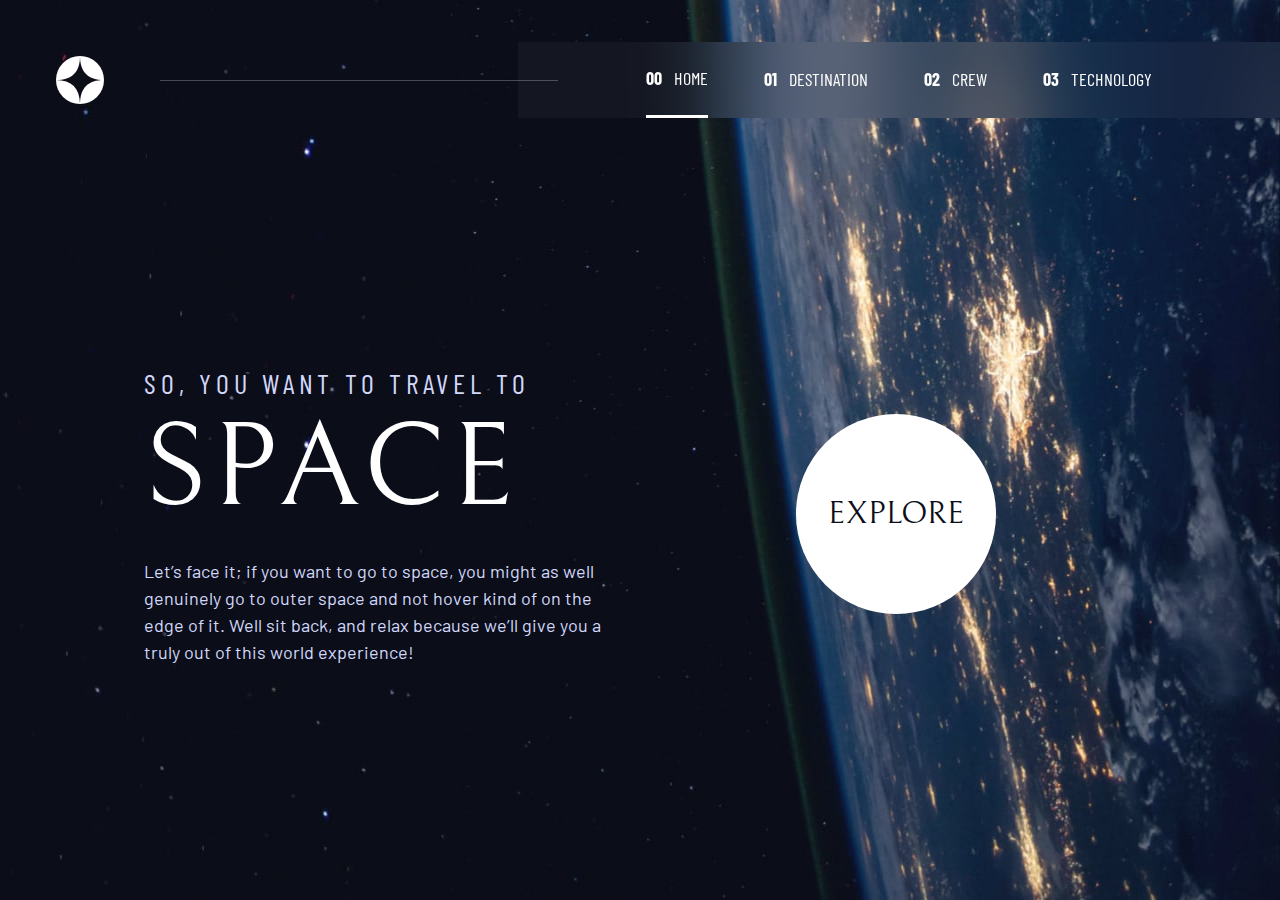
<file: index.html>
<!DOCTYPE html>
<html lang="en">

<head>
  <meta charset="UTF-8" />
  <meta name="viewport" content="width=device-width, initial-scale=1.0" />

  <link rel="icon" type="image/png" sizes="32x32" href="./assets/shared/logo.svg" />

  <title>Space Tourism Website</title>
  <link rel="stylesheet" href="css/style.css" />
</head>

<body class="home">
  <header class="primary-header flex">
    <div>
      <img class="logo" src="assets/shared/logo.svg" alt="logo" />
    </div>
    <button class="mobile-nav-toggle" title="nav" aria-controls="primary-navigation" aria-expanded="false"></button>
    <nav class="navbar">
      <ul id="primary-navigation" data-visible="false" class="nav-menu fs-400">
        <li class="active">
          <a class="ff-barlowC uppercase" href="index.html"><span>00</span> Home</a>
        </li>
        <li>
          <a class="ff-barlowC uppercase" href="destination.html"><span>01</span> Destination</a>
        </li>
        <li>
          <a class="ff-barlowC uppercase" href="crew.html"><span>02</span> Crew</a>
        </li>
        <li>
          <a class="ff-barlowC uppercase" href="technology.html"><span>03</span> Technology</a>
        </li>
      </ul>
    </nav>
  </header>
  <main class="grid-container grid-container-home">
    <div class="left flow">
      <h1 class="uppercase text-light fs-500 ff-barlowC letter-spacing-1">
        So, you want to travel to
        <span class="d-block text-white fs-900 ff-bell">Space</span>
      </h1>
      <p class="text-light width-50ch">
        Let’s face it; if you want to go to space, you might as well genuinely
        go to outer space and not hover kind of on the edge of it. Well sit
        back, and relax because we’ll give you a truly out of this world
        experience!
      </p>
    </div>
    <div class="right">
      <div>
        <a href="destination.html" class="button ff-bell text-dark bg-white uppercase">Explore</a>
      </div>
    </div>
  </main>
  <script type="module" src="script.js"></script>
</body>

</html>
</file>
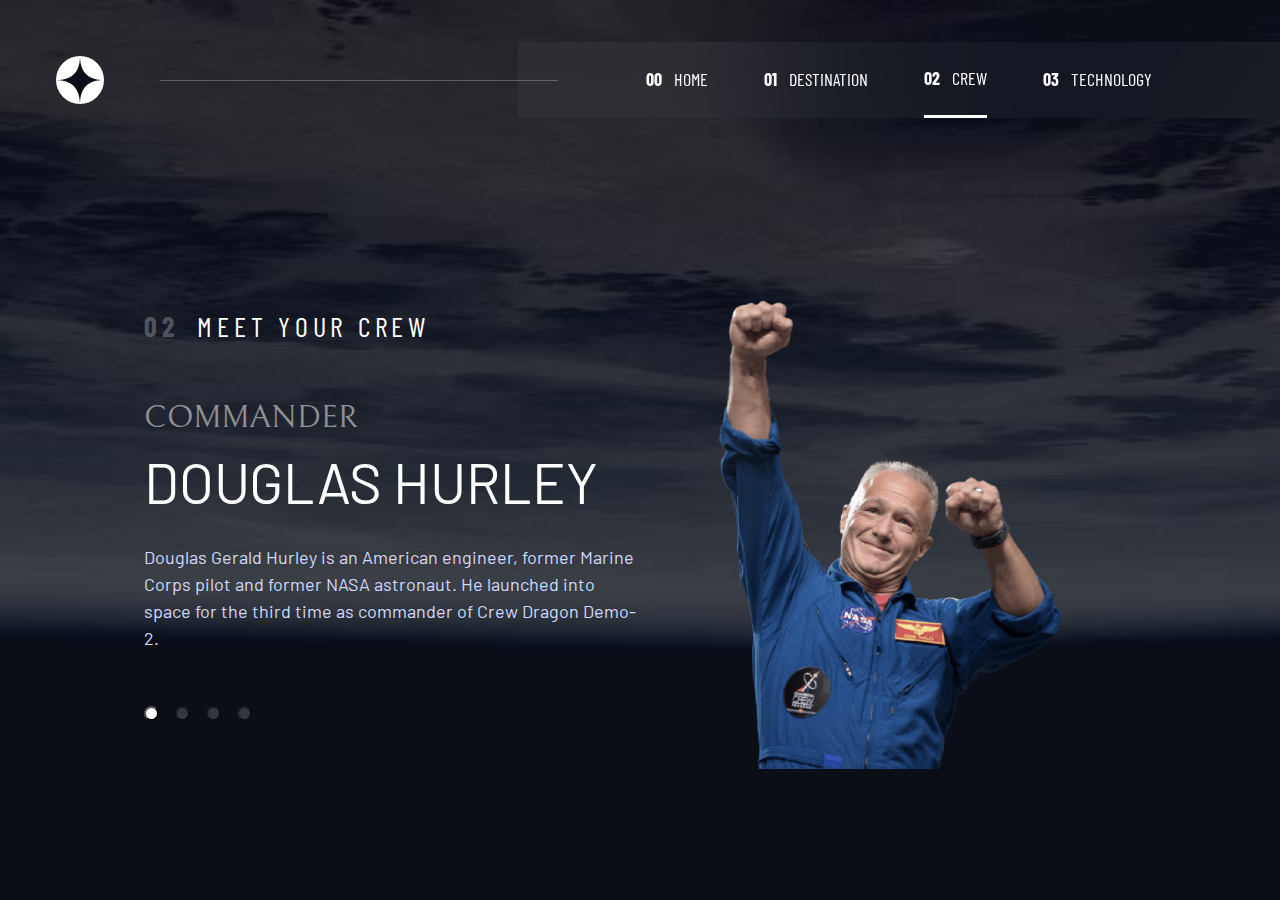
<file: crew.html>
<!DOCTYPE html>
<html lang="en">

<head>
  <meta charset="UTF-8" />
  <meta name="viewport" content="width=device-width, initial-scale=1.0" />

  <link rel="icon" type="image/png" sizes="32x32" href="./assets/shared/logo.svg" />

  <title>Space Tourism Website</title>
  <link rel="stylesheet" href="css/style.css" />
</head>

<body class="crew">
  <header class="primary-header flex">
    <div>
      <img class="logo" src="assets/shared/logo.svg" alt="logo" />
    </div>
    <button class="mobile-nav-toggle" title="nav" aria-controls="primary-navigation" aria-expanded="false"></button>
    <nav class="navbar">
      <ul id="primary-navigation" data-visible="false" class="nav-menu fs-400">
        <li>
          <a class="ff-barlowC uppercase" href="index.html"><span>00</span> Home</a>
        </li>
        <li>
          <a class="ff-barlowC uppercase" href="destination.html"><span>01</span> Destination</a>
        </li>
        <li class="active">
          <a class="ff-barlowC uppercase" href="crew.html"><span>02</span> Crew</a>
        </li>
        <li>
          <a class="ff-barlowC uppercase" href="technology.html"><span>03</span> Technology</a>
        </li>
      </ul>
    </nav>
  </header>

  <main class="grid-container flow grid-container-crew">
    <h1 class="crew-title numbered-title uppercase ff-barlowC letter-spacing-1 text-white fs-500">
      <span>02</span> Meet your crew
    </h1>
    <picture class="crew-pic">
      <img  src="./assets/crew/image-douglas-hurley.png" alt="" />
    </picture>
    <div class="crew-tabs-container">
      <button class="crew-tabs crew-tabs-active bg-white" aria-controls="0" title="crew-tabs"></button>
      <button class="crew-tabs bg-white" title="crew-tabs"aria-controls="1"></button>
      <button class="crew-tabs bg-white" title="crew-tabs"aria-controls="2"></button>
      <button class="crew-tabs bg-white" title="crew-tabs"aria-controls="3"></button>
    </div>
    <article class="crew-article">
      <h2 class="crew-role fs-600 uppercase ff-bell">
        Commander
      </h2>
      <p class="crew-name fs-700 uppercase">Douglas Hurley</p>
      <p class="crew-bio text-light">
        Douglas Gerald Hurley is an American engineer, former Marine Corps
        pilot and former NASA astronaut. He launched into space for the third
        time as commander of Crew Dragon Demo-2.
      </p>
    </article>

  </main>
  <script type="module" src="./script.js"></script>
  <script type="module" src="./script-crew.js"></script>
</body>

</html>
</file>
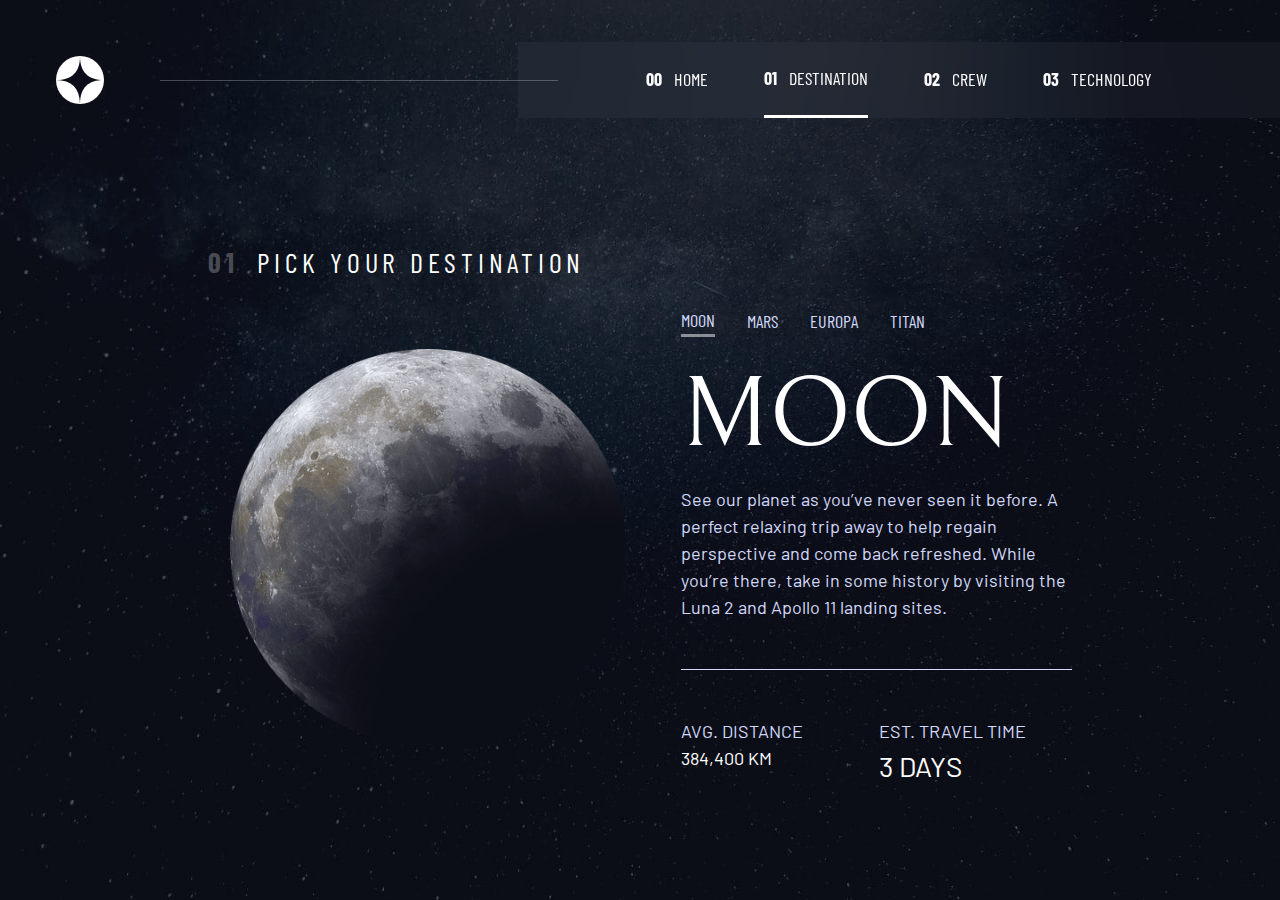
<file: destination.html>
<!DOCTYPE html>
<html lang="en">

<head>
  <meta charset="UTF-8" />
  <meta name="viewport" content="width=device-width, initial-scale=1.0" />

  <link rel="icon" type="image/png" sizes="32x32" href="./assets/shared/logo.svg" />

  <title>Space Tourism Website</title>
  <link rel="stylesheet" href="css/style.css" />
</head>

<body class="destination">
  <header class="primary-header flex">
    <div>
      <img class="logo" src="assets/shared/logo.svg" alt="logo" />
    </div>
    <button class="mobile-nav-toggle" title="nav" aria-controls="primary-navigation" aria-expanded="false"></button>
    <nav class="navbar">
      <ul id="primary-navigation" data-visible="false" class="nav-menu fs-400">
        <li>
          <a class="ff-barlowC uppercase" href="index.html"><span>00</span> Home</a>
        </li>
        <li class="active">
          <a class="ff-barlowC uppercase" href="destination.html"><span>01</span> Destination</a>
        </li>
        <li>
          <a class="ff-barlowC uppercase" href="crew.html"><span>02</span> Crew</a>
        </li>
        <li>
          <a class="ff-barlowC uppercase" href="technology.html"><span>03</span> Technology</a>
        </li>
      </ul>
    </nav>
  </header>

  <main class="grid-container flow grid-container-destination">
    <h1 class="tabs-title numbered-title uppercase  ff-barlowC letter-spacing-1 text-white fs-500">
      <span>01</span> Pick your destination
    </h1>

    <picture class="tabs-pic">
      <img src="./assets/destination/image-moon.png" alt="" />
    </picture>
    <div class="text-light tabs-container ff-barlowC">
      <button class="tabs-nav uppercase tabs-active" aria-controls="0">Moon</button>
      <button class="tabs-nav uppercase" aria-controls="1">Mars</button>
      <button class="tabs-nav uppercase" aria-controls="2">Europa</button>
      <button class="tabs-nav uppercase" aria-controls="3">Titan</button>
    </div>

    <article class="tabs-content">
      <h1 class="uppercase fs-800 ff-bell">Moon</h1>
      <p class="meta width-50ch text-light">
        See our planet as you’ve never seen it before. A perfect relaxing trip
        away to help regain perspective and come back refreshed. While you’re
        there, take in some history by visiting the Luna 2 and Apollo 11
        landing sites.
      </p>
      <div class="tabs-values flex uppercase">
        <div>
          <h3 class="text-light fs-400">Avg. distance</h3>
          <p class="value-distance" class="fs-500">384,400 km</p>
        </div>
        <div>
          <h3 class="text-light fs-400">Est. travel time</h3>
          <p class="value-travel fs-500">3 days</p>
        </div>
      </div>
    </article>


  </main>

  <script type="module" src="script.js"></script>
  <script type="module" src="script-destination.js"></script>
</body>

</html>
</file>
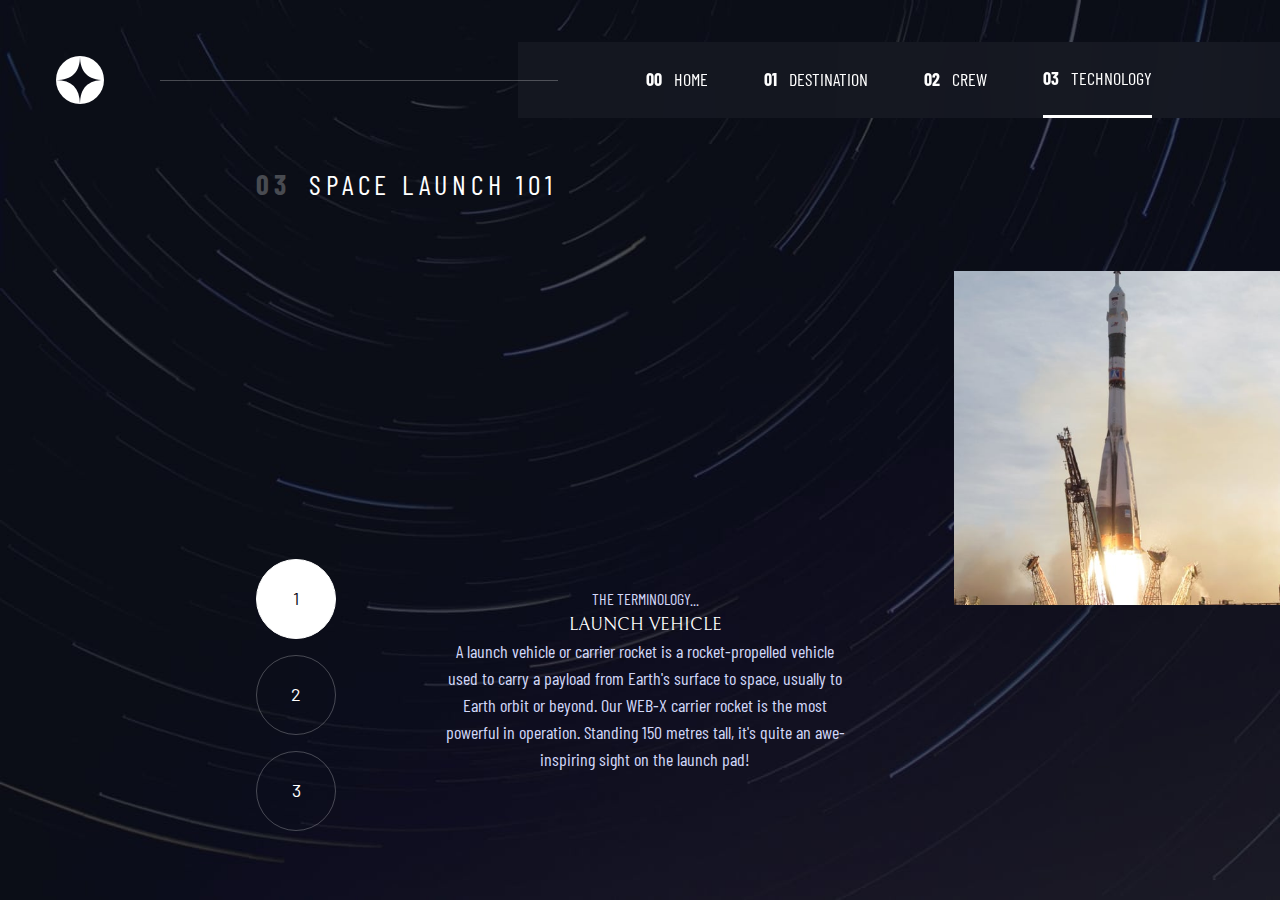
<file: technology.html>
<!DOCTYPE html>
<html lang="en">

<head>
  <meta charset="UTF-8" />
  <meta name="viewport" content="width=device-width, initial-scale=1.0" />

  <link rel="icon" type="image/png" sizes="32x32" href="./assets/shared/logo.svg" />

  <title>Space Tourism Website</title>
  <link rel="stylesheet" href="css/style.css" />
</head>

<body class="technology">
  <header class="primary-header flex">
    <div>
      <img class="logo" src="assets/shared/logo.svg" alt="logo" />
    </div>
    <button class="mobile-nav-toggle" title="nav" aria-controls="primary-navigation" aria-expanded="false"></button>
    <nav class="navbar">
      <ul id="primary-navigation" data-visible="false" class="nav-menu fs-400">
        <li>
          <a class="ff-barlowC uppercase" href="index.html"><span>00</span> Home</a>
        </li>
        <li>
          <a class="ff-barlowC uppercase" href="destination.html"><span>01</span> Destination</a>
        </li>
        <li>
          <a class="ff-barlowC uppercase" href="crew.html"><span>02</span> Crew</a>
        </li>
        <li class="active">
          <a class="ff-barlowC uppercase" href="technology.html"><span>03</span> Technology</a>
        </li>
      </ul>
    </nav>
  </header>

  <main class="grid-container-technology">
    <h1 class="technology-title numbered-title uppercase ff-barlowC letter-spacing-1 text-white fs-500">
      <span>03</span> Space launch 101
    </h1>
    <picture class="technology-pic technology-pic-portrait">
      <img src="./assets/technology/image-launch-vehicle-landscape.jpg" alt="">
    </picture>
    <picture class="technology-pic technology-pic-landscape">
      <img class="hide-landspace" src="./assets/technology/image-launch-vehicle-portrait.jpg" alt="">
    </picture>
    <div class="technology-tabs-container">
      <button class="technology-tabs technology-tabs-active" title="technology-tabs" aria-controls="0">1</button>
      <button class="technology-tabs" title="technology-tabs" aria-controls="1">2</button>
      <button class="technology-tabs" title="technology-tabs" aria-controls="2">3</button>
    </div>
    <article class="technology-article text-light">
      <h2 class="uppercase fs-300 ff-barlowC">
        The terminology...
        <p class="technology-name text-white fs-400 ff-bell">Launch vehicle</p>
      </h2>
      <p class="technology-description fs-400 ff-barlowC">
        A launch vehicle or carrier rocket is a rocket-propelled vehicle used to carry a 
        payload from Earth's surface to space, usually to Earth orbit or beyond. Our 
        WEB-X carrier rocket is the most powerful in operation. Standing 150 metres tall, 
        it's quite an awe-inspiring sight on the launch pad!
      </p>
    </article>
  </main>
  <script type="module" src="script.js"></script> 
  <script type="module" src="script-technology.js"></script>
</body>
</html>
</file>
<file: css/style.css>
/* -----------------------*/
/* FONTS IMPORT    */
/* ---------------------*/
@import url("https://fonts.googleapis.com/css2?family=Barlow&family=Barlow+Condensed&family=Bellefair&display=swap");
/*
    font-family: 'Barlow Condensed', sans-serif;
    font-family: 'Bellefair', serif;
    font-family: 'Barlow', sans-serif;
 */

/* -----------------------*/
/* RESET    */
/* ---------------------*/
*,
*::before,
*::after {
  margin: 0;
  padding: 0;
  box-sizing: border-box;
  /* outline:2px solid red; */
}
h1,
h2,
h3,
h4,
h5,
h6,
p {
  font-weight: 400;
}
img,
picture {
  display: block;
}

input,
button,
textarea,
select,
form {
  font: inherit;
  color: inherit;
}
/* Remove animation for people who turned them off */
@media (prefers-reduced-motion: reduce) {
  *,
  *::before,
  *::after {
    animation-duration: 0.01ms !important;
    animation-iteration-count: 1 !important;
    transition-duration: 0.01ms !important;
    scroll-behavior: auto !important;
  }
}

/* -----------------------*/
/* CUSTOM PROPERTIES    */
/* ---------------------*/

:root {
  /* COLOR */
  --clr-dark: 230, 35%, 7%;
  --clr-light: 231, 77%, 90%;
  --clr-white: 0, 0%, 100%;

  /* FONT SIZES */
  --fs-900: clamp(5rem, 8vw + 1rem, 9.375rem);
  --fs-800: 3.5rem;
  --fs-700: 1.5rem;
  --fs-600: 1rem;
  --fs-500: 1rem;
  --fs-400: 0.9375rem;
  --fs-300: 1rem;
  --fs-200: 0.875rem;
  /* FONT FAMILY */
  --ff-barlowC: "Barlow Condensed", sans-serif;
  --ff-barlow: "Barlow", sans-serif;
  --ff-bell: "Bellefair", serif;
}
@media only screen and (min-width: 35em) {
  :root {
    --fs-800: 5rem;
    --fs-700: 2.5rem;
    --fs-600: 1.5rem;
    --fs-500: 1.25rem;
    --fs-400: 1rem;
  }
}
@media only screen and (min-width: 45em) {
  :root {
    --fs-800: 6.2rem;
    --fs-700: 3.5rem;
    --fs-600: 2rem;
    --fs-500: 1.75rem;
    --fs-400: 1.125rem;
  }
}

/* -----------------------*/
/* UTILITY CLASSES    */
/* ---------------------*/
.flex {
  display: flex;
}
.flex-gap {
  gap: 2rem;
}

.grid {
  display: grid;
}
.d-block {
  display: block;
}
.uppercase {
  text-transform: uppercase;
}

.numbered-title span {
  font-weight: 700;
  padding-right: 0.5rem;
  opacity: 0.25;
}

/* adds space between elements in a tag except first element */
.flow > *:not(:first-child) {
  margin-top: 1.5rem;
}

/* mainly used for explore but can be used for others if needed */
.button {
  display: inline-grid;
  position: relative;
  place-content: center;
  padding: 0 2rem;
  aspect-ratio: 1;
  border-radius: 50%;
  text-decoration: none;
  font-size: 2rem;
}
/* used add hover effect on the button */
.button::after {
  content: "";
  position: absolute;
  z-index: -1;
  width: 100%;
  height: 100%;
  border-radius: 50%;
  background-color: hsla(var(--clr-white), 0.15);
  transition: opacity 500ms linear, transform 750ms ease-in-out;
}
.button:hover::after,
.button:focus::after {
  transform: scale(1.5);
  opacity: 1;
}
/* tabs navigation */
.tabs-container {
  display: flex;
  gap: 2rem;
}
.tabs-nav {
  border: 0;
  background-color: transparent;
}
.tabs-active {
  border-bottom: 3px solid hsla(var(--clr-white), 0.5);
}
.tabs-nav:hover,
.tabs-nav:focus {
  border-bottom: 3px solid hsla(var(--clr-white), 0.5);
}

/* color */
.bg-dark {
  background-color: hsl(var(--clr-dark));
}
.bg-light {
  background-color: hsl(var(--clr-light));
}
.bg-white {
  background-color: hsl(var(--clr-white));
}
/* FONT COLOR */
.text-dark {
  color: hsl(var(--clr-dark));
}
.text-light {
  color: hsl(var(--clr-light));
}
.text-white {
  color: hsl(var(--clr-white));
}

/* TYPOGRAPHY */
.fs-900 {
  font-size: var(--fs-900);
}
.fs-800 {
  font-size: var(--fs-800);
}
.fs-700 {
  font-size: var(--fs-700);
}
.fs-600 {
  font-size: var(--fs-600);
}
.fs-500 {
  font-size: var(--fs-500);
}
.fs-400 {
  font-size: var(--fs-400);
}
.fs-300 {
  font-size: var(--fs-300);
}
.fs-200 {
  font-size: var(--fs-200);
}
.fs-900,
.fs-800,
.fs-700,
.fs-600 {
  line-height: 1.1;
}
/* LETTER SPACING */
.letter-spacing-1 {
  letter-spacing: 4.75px;
}
.letter-spacing-2 {
  letter-spacing: 2.7px;
}
.letter-spacing-3 {
  letter-spacing: 2.35px;
}

/* FONT STYLE */
.ff-barlowC {
  font-family: var(--ff-barlowC);
}
.ff-barlow {
  font-family: var(--ff-barlow);
}
.ff-bell {
  font-family: var(--ff-bell);
}

/* -----------------------*/
/* CONTENT STYLE   */
/* ---------------------*/

/* body */
body {
  font-family: var(--ff-barlow);
  font-size: var(--fs-400);
  min-height: 100vh;
  line-height: 1.5;
  background-color: hsl(var(--clr-dark));
  color: hsl(var(--clr-white));
  display: grid;
  grid-template-rows: min-content 1fr;
  overflow-x: hidden;
}

/* HEADER */
.logo {
  margin: 1.5rem clamp(1.5rem, 5vw, 3.5rem);
}
.primary-header {
  justify-content: space-between;
  align-items: center;
}
/* NAVBAR */
.navbar {
  height: 100%;
}
.nav-menu {
  height: 100%;
  display: flex;
  gap: clamp(1.5rem, 5vw, 3.5rem);
  background-color: hsla(var(--clr-dark), 0.95);
  list-style-type: none;
}
@supports (backdrop-filter: blur(40px)) {
  .nav-menu {
    background: hsla(var(--clr-white), 0.04);
    backdrop-filter: blur(40px);
    -webkit-backdrop-filter: blur(40px);
  }
}

.mobile-nav-toggle {
  display: none;
}

@media only screen and (max-width: 35em) {
  .nav-menu {
    position: fixed;
    z-index: 10000;
    inset: 0 0 0 30%;
    padding: min(20rem, 15vh) 0rem;
    display: flex;
    flex-direction: column;
    gap: 2.5rem;
    transform: translateX(100%);
    transition: transform 500ms ease-in-out;
  }
  .nav-menu li {
    padding: 0 2rem;
  }
  .nav-menu[data-visible="true"] {
    transform: translateX(0);
  }
  .mobile-nav-toggle {
    display: block;
    position: absolute;
    z-index: 20000;
    right: 1rem;
    top: 2rem;
    border: 0;

    background-image: url(../assets/shared/icon-hamburger.svg);
    background-color: transparent;
    background-repeat: no-repeat;
    background-position: center center;
    width: 24px;
    aspect-ratio: 1;
  }
  .mobile-nav-toggle[aria-expanded="true"] {
    background-image: url(../assets/shared/icon-close.svg);
  }
  .nav-menu li:hover,
  .nav-menu li:focus {
    border-right: 3px solid hsl(var(--clr-white), 0.25);
  }
}

.nav-menu a {
  text-decoration: none;
  color: hsl(var(--clr-white));
}
.nav-menu a span {
  font-weight: 700;
  padding-right: 0.5rem;
}

@media only screen and (min-width: 35em) and (max-width: 45em) {
  .nav-menu a > span {
    display: none;
  }
}
/* used to spread the items to the height of the navbar */
@media only screen and (min-width: 35em) {
  .nav-menu {
    padding-inline: 5rem;
    display: flex;
    align-items: center;
    justify-content: center;
  }
  .nav-menu li {
    height: 100%;
    display: flex;
    align-items: center;
  }
  .nav-menu li:hover,
  .nav-menu li:focus {
    border: none;
    border-bottom: 3px solid hsla(var(--clr-white), 0.25);
  }
  .active {
    border-bottom: 3px solid hsl(var(--clr-white));
  }
}
@media only screen and (min-width: 45em) {
  /* LINE IN THE NAVBAR */
  .primary-header::before {
    content: "";
    position: relative;
    z-index: 1;
    display: block;
    height: 1px;
    background-color: hsla(var(--clr-white), 0.25);
    width: 100%;
    margin-right: -2.5rem;
    order: 1;
  }
  li > a {
    white-space: nowrap;
  }
  nav {
    order: 2;
  }
  .primary-header {
    margin-top: 2rem;
  }
  .navbar {
    height: 80%;
  }
  .nav-menu {
    padding-inline: 10vw;
  }
}

/* MAIN SECTION */
.grid-container {
  display: grid;
  text-align: center;
  place-items: center;
  padding: 1rem;
}
.width-50ch {
  max-width: 50ch;
}
@media only screen and (min-width: 45em) {
  .grid-container-home {
    grid-template-columns: minmax(2rem, 1fr) repeat(2, minmax(0, 30rem)) minmax(
        2rem,
        1fr
      );
    column-gap: 2rem;
    text-align: left;
  }
  .left {
    grid-column: 2;
  }
  .right {
    grid-column: 3;
  }
}

/* -----------------------*/
/* PAGE SPECIFIC   */
/* ---------------------*/
body {
  background-size: cover;
  background-position: bottom center;
}

/* ----------- HOME ----------- */
.home {
  background-image: url(../assets/home/background-home-mobile.jpg);
  background-position: bottom center;
}

@media only screen and (min-width: 35rem) {
  body {
    background-position: bottom center;
    background-size: 100% 100%;
  }
  .home {
    background-image: url(../assets/home/background-home-tablet.jpg);
  }
}
@media only screen and (min-width: 45rem) {
  body {
    background-position: left center;
  }
  .home {
    background-image: url(../assets/home/background-home-desktop.jpg);
  }
}

/* ----------- DESTINATION ----------- */
.destination {
  background-image: url(../assets/destination/background-destination-mobile.jpg);
  background-size: 100% 100%;
}
.grid-container-destination {
  grid-template-areas:
    "title"
    "picture"
    "tabs"
    "content";
  column-gap: 2rem;
}
.meta {
  border-bottom: 1px solid hsl(var(--clr-light));
  padding: 1rem 0 3rem 0;
  margin: 0 0 3rem 0;
}

.tabs-title {
  grid-area: title;
}
.tabs-pic {
  grid-area: picture;
  /* align-self: start; */
}
.tabs-pic img {
  width: 50%;
  margin: auto;
  aspect-ratio: 1;
}
.tabs-container {
  grid-area: tabs;
}
.tabs-content {
  grid-area: content;
}

.tabs-values {
  flex-direction: column;
  gap: 2rem;
}
@media only screen and (min-width: 35rem) {
  .destination {
    background-image: url(../assets/destination/background-destination-tablet.jpg);
  }
  .grid-container-destination {
    width: 85vw;
    margin: auto;
  }
  .tabs-title {
    justify-self: left;
  }
  .tabs-pic img {
    width: 55%;
    aspect-ratio: 1;
  }
  .tabs-values {
    flex-direction: row;
    justify-content: center;
    gap: 2rem;
  }
}
@media only screen and (min-width: 45rem) {
  body {
    background-position: 100% 100%;
  }
  .destination {
    background-image: url(../assets/destination/background-destination-desktop.jpg);
  }
  .grid-container-destination {
    grid-template-areas:
      "title title title title title title"
      "picture picture picture picture picture tabs"
      "picture picture picture picture picture content";
    justify-items: left;
    width: 100vw;
  }
  .tabs-pic img {
    width: 100%;
    aspect-ratio: 1;
  }
  .tabs-content {
    text-align: left;
  }
  .tabs-values {
    flex-direction: row;
    justify-content: left;
    gap: min(5rem, 6vw);
  }
}
@media only screen and (min-width: 1000px) {
  .tabs-pic img {
    width: 90%;
  }
  .grid-container-destination {
    grid-template-areas:
      "title title title title title title"
      "picture picture picture picture picture tabs"
      "picture picture picture picture picture content";
    width: 70vw;
  }
}

/* ----------- CREW ----------- */
.grid-container-crew {
  display: grid;
  /* height: min-content+1rem; */
  grid-template-areas:
    "title"
    "pic"
    "tabs"
    "content";
}
.crew-title {
  grid-area: title;
}
.crew-article {
  grid-area: content;
}
.crew-tabs-container {
  grid-area: tabs;
}
.crew-pic {
  grid-area: pic;
  height: max-content;
  width: 100%;
  display: flex;
  justify-content: center;
  border-bottom: 1px solid hsla(var(--clr-white), 0.5);
}
.crew-pic img {
  width: 60vw;
}

.crew-tabs-container {
  display: flex;
  width: 100%;
  justify-content: center;
  height: max-content;
  gap: 1rem;
}
.crew-tabs {
  height: 15px;
  aspect-ratio: 1;
  border-radius: 50%;
  opacity: 0.17;
}
.crew-tabs:hover,
.crew-tabs:focus {
  opacity: 0.5;
}
.crew-tabs-active {
  opacity: 1;
}

.crew-role {
  margin-bottom: 1rem;
  opacity: 0.5;
}
.crew-bio {
  max-width: 50ch;
  margin: 2rem 0 5rem 0;
}

.crew {
  background-image: url(../assets/crew/background-crew-mobile.jpg);
}

@media only screen and (min-width: 35rem) {
  .destination {
    background-image: url(../assets/crew/background-crew-tablet.jpg);
  }
  .grid-container-crew {
    grid-template-areas:
      "title"
      "content"
      "tabs"
      "pic";
    padding-bottom: 0;
    align-items: end;
  }
  .crew-title {
    justify-self: left;
  }
  .crew-bio {
    margin: 2rem 0 0 0;
  }
  .crew-pic {
    border-bottom: 0;
  }
}
@media only screen and (min-width: 45rem) {
  body {
    background-position: 100% 100%;
  }
  .destination {
    background-image: url(../assets/destination/background-destination-desktop.jpg);
  }
  .grid-container-crew {
    width: 80%;
    grid-template-areas:
      "title pic"
      "content pic"
      "tabs pic";
    text-align: left;
    padding-bottom: 0;
    justify-content: left;
    margin: auto;
  }
  .crew-pic img {
    width: 70%;
  }
  .crew-tabs-container {
    justify-content: left;
    padding-bottom: 3rem;
  }
}
@media only screen and (min-width: 45rem) and (max-width: 1000px) {
  .grid-container-crew {
    width: 90%;
    grid-template-areas:
      "title title"
      "content pic"
      "tabs pic";
    text-align: left;
    padding-bottom: 0;
    justify-content: left;
    /* width: auto  ; */
    margin: auto;
  }
  .crew-pic {
    width: 40vw;
  }
  .crew-name {
    font-size: var(--fs-600);
  }
  .crew-role {
    font-size: var(--fs-500);
  }
}

/* TECHNOLOGY */
.technology-tabs-container {
  display: flex;
  gap: 1rem;
}
.technology-tabs {
  width: 40px;
  aspect-ratio: 1;
  border-radius: 50%;
  background-color: transparent;
  border: 1px solid hsla(var(--clr-white), 0.25);
}
.technology-tabs-active {
  border: 1px solid hsl(var(--clr-white));
  background-color: hsl(var(--clr-white));
  color: hsl(var(--clr-dark));
}
.technology-tabs:hover,
.technology-tabs:focus {
  border: 1px solid hsl(var(--clr-white));
  background-color: transparent;
  color: hsl(var(--clr-white));
}

@media only screen and (min-width: 35rem) {
  .technology-tabs {
    width: 60px;
  }
}
@media only screen and (min-width: 45rem) {
  .technology-tabs {
    width: 80px;
  }
}

.grid-container-technology {
  display: grid;
  margin-top: 2rem;
  grid-template-areas:
    "title"
    "pic"
    "tabs"
    "content";
  /* row-gap: 2rem; */
  /* border:2px solid white; */
  text-align: center;
  justify-content: center;
  align-items: center;
}
.technology-title {
  grid-area: title;
}
.technology-pic {
  grid-area: pic;
  width: 100vw;
}
.technology-pic img {
  display: flex;
  width: 100vw;
}
.technology-tabs-container {
  grid-area: tabs;
  display: flex;
  justify-content: center;
}
.technology-article {
  grid-area: content;
}

.technology-description {
  max-width: 50ch;
  margin: auto;
}

.technology {
  background-image: url(../assets/technology/background-technology-mobile.jpg);
  background-size: 100% 100%;
}

@media only screen and (min-width: 35rem) {
  .technology {
    background-image: url(../assets/technology/background-technology-tablet.jpg);
  }
  .grid-container-technology {
    row-gap: 2rem;
  }
  .technology-title {
    justify-self: left;
    margin-left: 3rem;
  }
}
@media only screen and (min-width: 45rem) {
  .technology {
    background-image: url(../assets/technology/background-technology-desktop.jpg);
  }
  .technology-pic img {
    width: auto;
  }
  .grid-container-technology {
    margin: 0;
    width: 80vw;
    margin-left: 20vw;
    grid-template-columns: 0.2fr 1.7fr 1fr;
    grid-template-areas:
    "title title title"
    "tabs content pic";
    column-gap: 2rem;
    align-items: baseline;
  }
  .technology-title {
    justify-self: left;
    align-self: center;
    margin-left: 0;
  }
  .technology-tabs-container{
    flex-direction: column;
    /* align-items: flex-end; */
  }
  .technology-article{
    justify-items: stretch;
    width: 100%;
  }
  .technology-pic {
    grid-area: pic;
    width: auto;
  }
  .technology-pic img {
    display: flex;
    width: 100%;
  }
}
@media only screen and (min-width: 45rem) and (max-width:1000px) {
  .grid-container-technology {
    width: 90vw;
    margin-left: 10vw;
  }
}


.technology-pic-landscape{
  display: none;
}
/* .technology-pic-portrait{
  display: none;
} */
@media only screen and (min-width: 35rem) {
  
}
@media only screen and (min-width: 45rem) {
  .technology-pic-landscape{
    display: block;
  }
  .technology-pic-portrait{
    display: none;
  }
}
</file>
